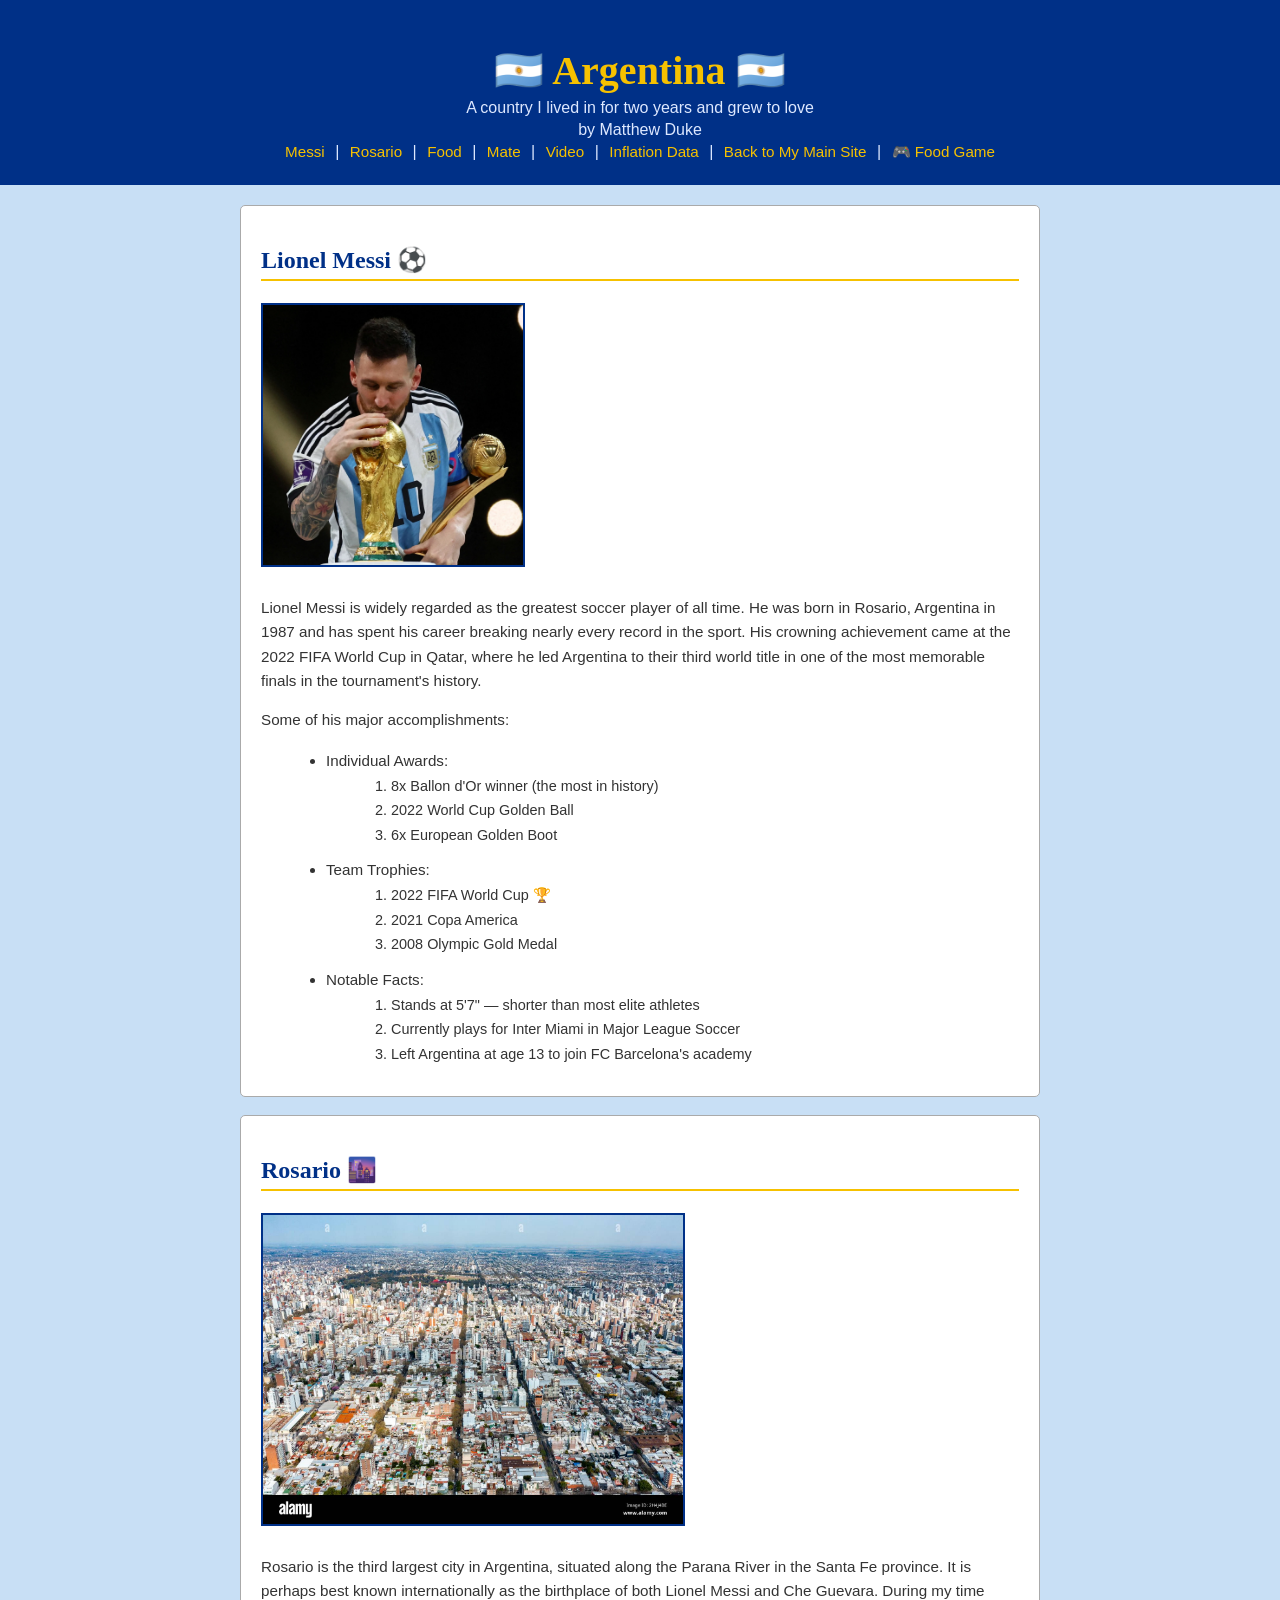
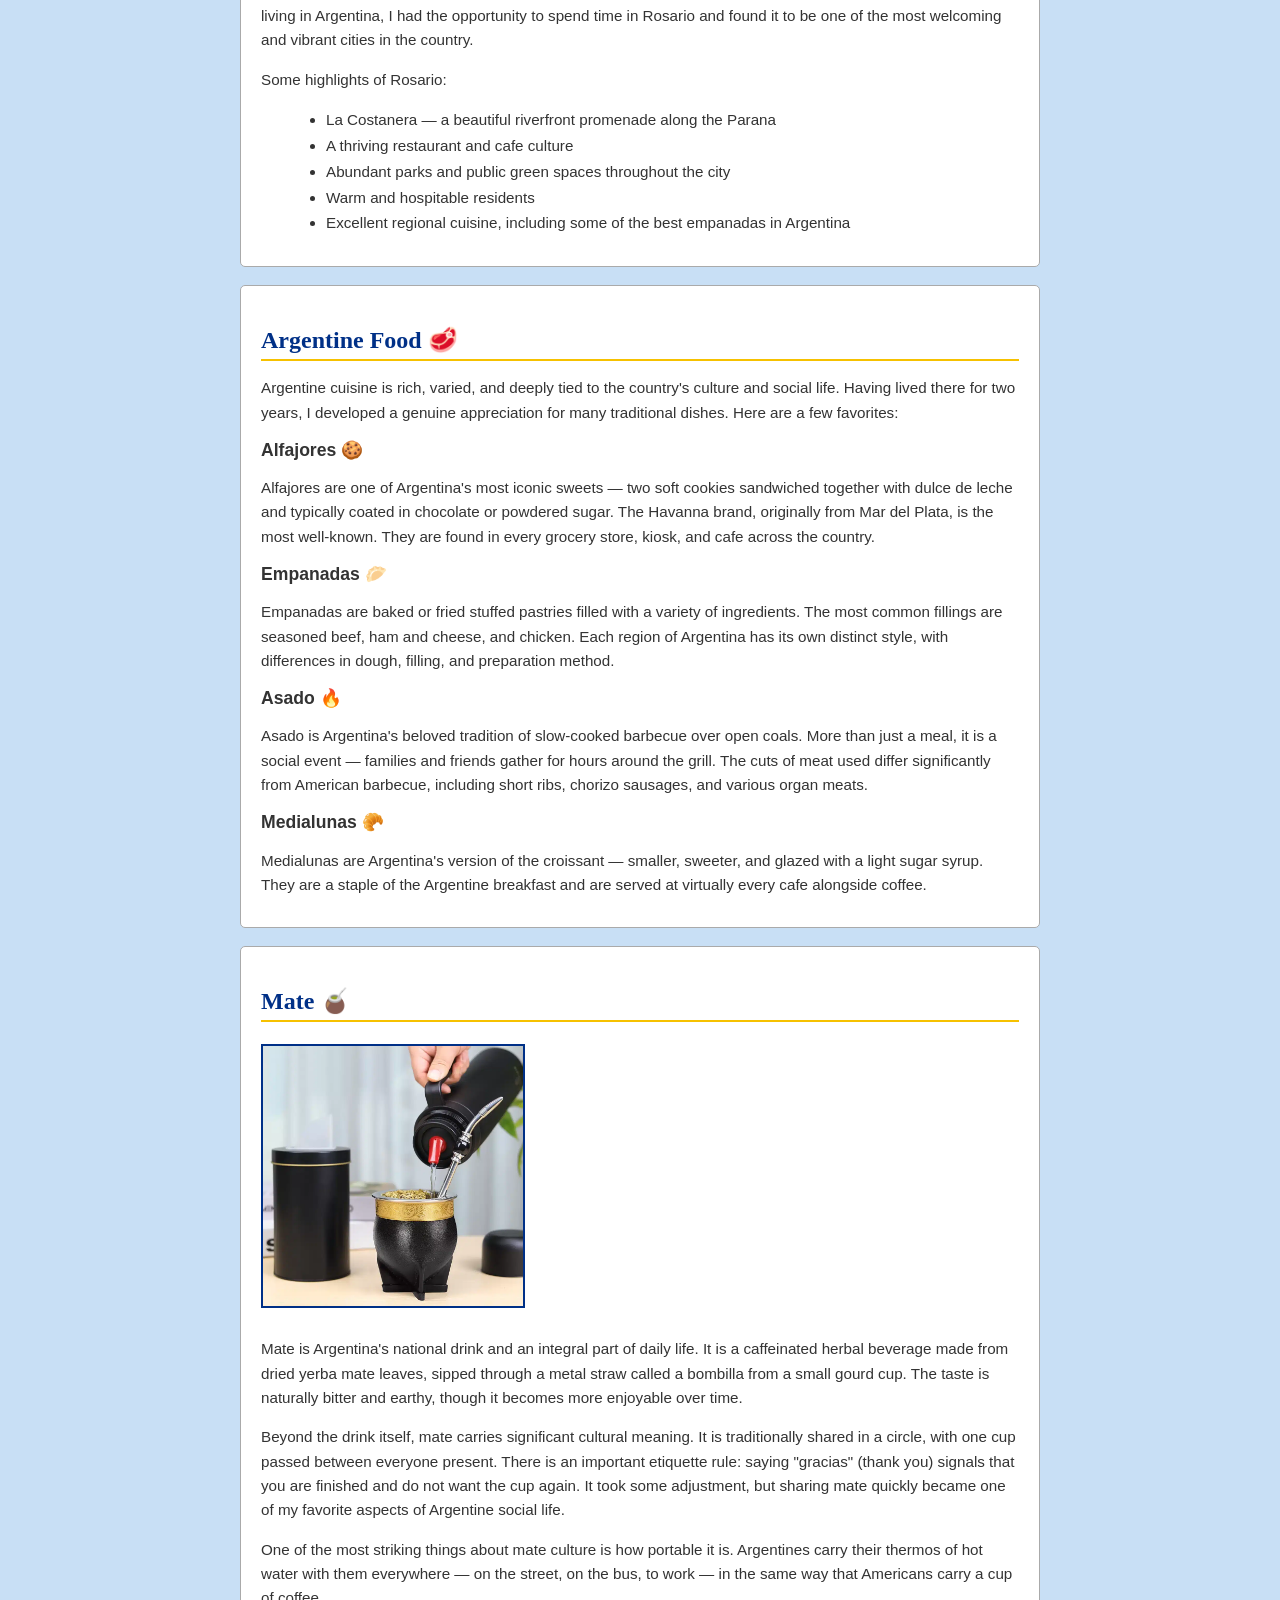
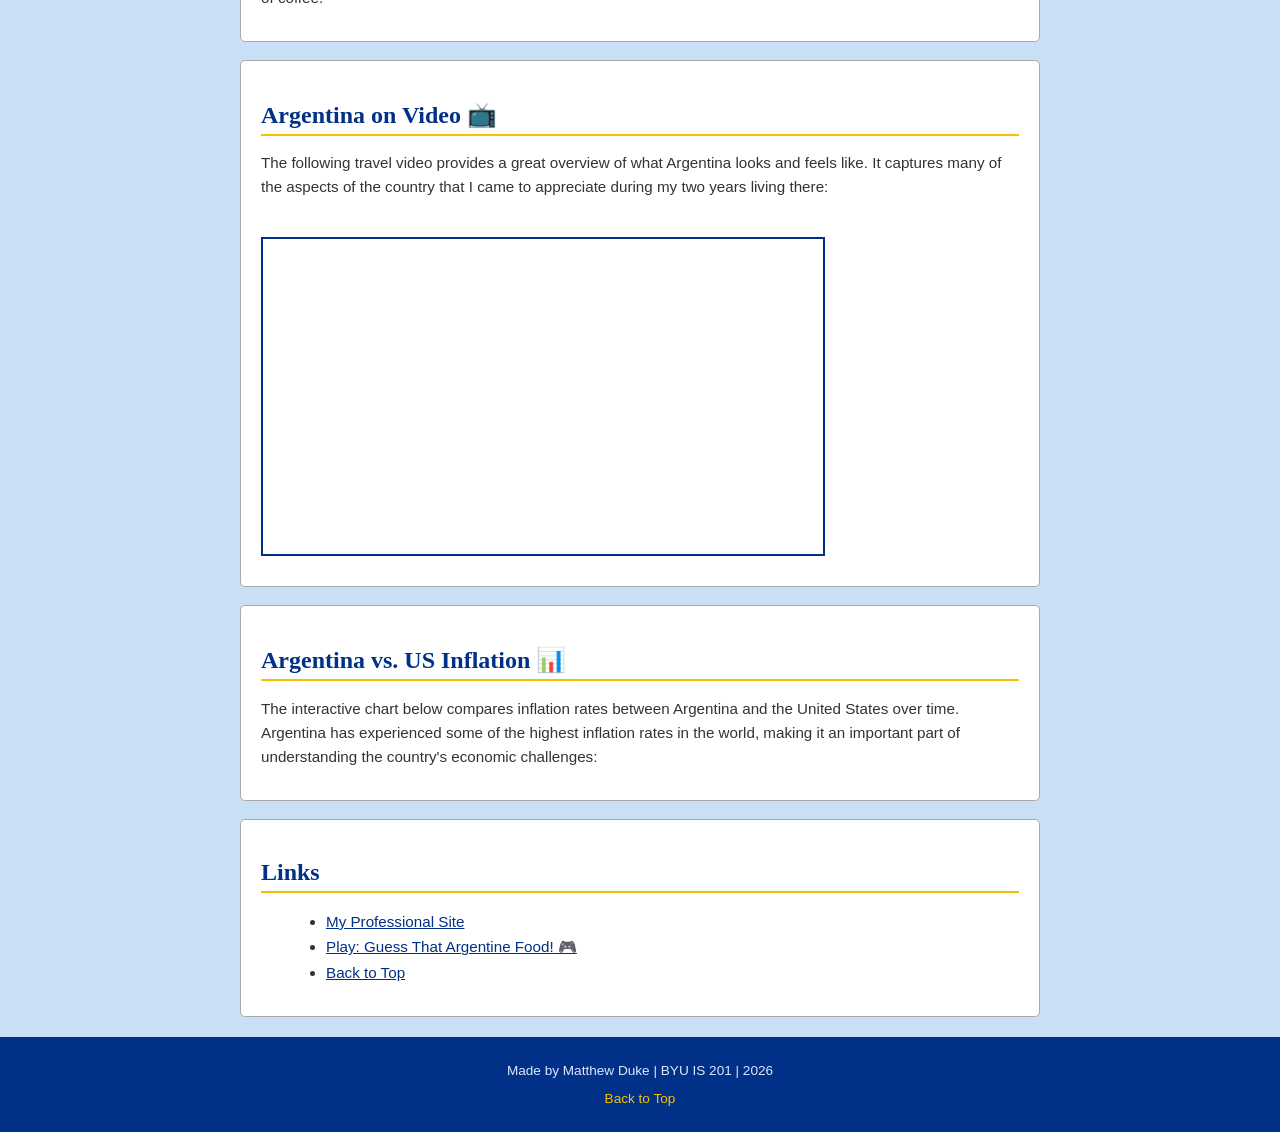
<file: pages/argentina.html>
<!DOCTYPE html>
<html lang="en">
<head>
  <meta charset="UTF-8">
  <title>Argentina - My Favorite Country</title>
  <link rel="stylesheet" href="../styles/argentina.css">
</head>
<body>

  <a name="top"></a>

  <div id="header-div">
    <h1>🇦🇷 Argentina 🇦🇷</h1>
    <p>A country I lived in for two years and grew to love</p>
    <p>by Matthew Duke</p>
    <p>
      <a href="#messi">Messi</a> |
      <a href="#rosario">Rosario</a> |
      <a href="#food">Food</a> |
      <a href="#mate">Mate</a> |
      <a href="#video">Video</a> |
      <a href="#tableau">Inflation Data</a> |
      <a href="resume.html">Back to My Main Site</a> |
      <a href="game.html">🎮 Food Game</a>
    </p>
  </div>

  <div id="main-div">

    <!-- MESSI SECTION -->
    <a name="messi"></a>
    <div class="section-div">
      <h2>Lionel Messi ⚽</h2>
      <img src="../images/messifinals.jpg"
           alt="Messi at the 2022 World Cup" width="260">
      <p>Lionel Messi is widely regarded as the greatest soccer player of all time. He was born in Rosario, Argentina in 1987 and has spent his career breaking nearly every record in the sport. His crowning achievement came at the 2022 FIFA World Cup in Qatar, where he led Argentina to their third world title in one of the most memorable finals in the tournament's history.</p>
      <p>Some of his major accomplishments:</p>

      <!-- nested list: ordered inside unordered -->
      <ul>
        <li>Individual Awards:
          <ol>
            <li>8x Ballon d'Or winner (the most in history)</li>
            <li>2022 World Cup Golden Ball</li>
            <li>6x European Golden Boot</li>
          </ol>
        </li>
        <li>Team Trophies:
          <ol>
            <li>2022 FIFA World Cup 🏆</li>
            <li>2021 Copa America</li>
            <li>2008 Olympic Gold Medal</li>
          </ol>
        </li>
        <li>Notable Facts:
          <ol>
            <li>Stands at 5'7" — shorter than most elite athletes</li>
            <li>Currently plays for Inter Miami in Major League Soccer</li>
            <li>Left Argentina at age 13 to join FC Barcelona's academy</li>
          </ol>
        </li>
      </ul>
    </div>

    <!-- ROSARIO SECTION -->
    <a name="rosario"></a>
    <div class="section-div">
      <h2>Rosario 🌆</h2>
      <img src="../images/rosarioskyline.jpg"
           alt="Rosario skyline from the Parana River" width="420">
      <p>Rosario is the third largest city in Argentina, situated along the Parana River in the Santa Fe province. It is perhaps best known internationally as the birthplace of both Lionel Messi and Che Guevara. During my time living in Argentina, I had the opportunity to spend time in Rosario and found it to be one of the most welcoming and vibrant cities in the country.</p>
      <p>Some highlights of Rosario:</p>
      <ul>
        <li>La Costanera — a beautiful riverfront promenade along the Parana</li>
        <li>A thriving restaurant and cafe culture</li>
        <li>Abundant parks and public green spaces throughout the city</li>
        <li>Warm and hospitable residents</li>
        <li>Excellent regional cuisine, including some of the best empanadas in Argentina</li>
      </ul>
    </div>

    <!-- FOOD SECTION -->
    <a name="food"></a>
    <div class="section-div">
      <h2>Argentine Food 🥩</h2>
      <p>Argentine cuisine is rich, varied, and deeply tied to the country's culture and social life. Having lived there for two years, I developed a genuine appreciation for many traditional dishes. Here are a few favorites:</p>

      <h3>Alfajores 🍪</h3>
      <p>Alfajores are one of Argentina's most iconic sweets — two soft cookies sandwiched together with dulce de leche and typically coated in chocolate or powdered sugar. The Havanna brand, originally from Mar del Plata, is the most well-known. They are found in every grocery store, kiosk, and cafe across the country.</p>

      <h3>Empanadas 🥟</h3>
      <p>Empanadas are baked or fried stuffed pastries filled with a variety of ingredients. The most common fillings are seasoned beef, ham and cheese, and chicken. Each region of Argentina has its own distinct style, with differences in dough, filling, and preparation method.</p>

      <h3>Asado 🔥</h3>
      <p>Asado is Argentina's beloved tradition of slow-cooked barbecue over open coals. More than just a meal, it is a social event — families and friends gather for hours around the grill. The cuts of meat used differ significantly from American barbecue, including short ribs, chorizo sausages, and various organ meats.</p>

      <h3>Medialunas 🥐</h3>
      <p>Medialunas are Argentina's version of the croissant — smaller, sweeter, and glazed with a light sugar syrup. They are a staple of the Argentine breakfast and are served at virtually every cafe alongside coffee.</p>
    </div>

    <!-- MATE SECTION -->
    <a name="mate"></a>
    <div class="section-div">
      <h2>Mate 🧉</h2>
      <img src="../images/mategourd.jpg"
           alt="A traditional mate gourd and thermos" width="260">
      <p>Mate is Argentina's national drink and an integral part of daily life. It is a caffeinated herbal beverage made from dried yerba mate leaves, sipped through a metal straw called a bombilla from a small gourd cup. The taste is naturally bitter and earthy, though it becomes more enjoyable over time.</p>
      <p>Beyond the drink itself, mate carries significant cultural meaning. It is traditionally shared in a circle, with one cup passed between everyone present. There is an important etiquette rule: saying "gracias" (thank you) signals that you are finished and do not want the cup again. It took some adjustment, but sharing mate quickly became one of my favorite aspects of Argentine social life.</p>
      <p>One of the most striking things about mate culture is how portable it is. Argentines carry their thermos of hot water with them everywhere — on the street, on the bus, to work — in the same way that Americans carry a cup of coffee.</p>
    </div>

    <!-- VIDEO SECTION -->
    <a name="video"></a>
    <div class="section-div">
      <h2>Argentina on Video 📺</h2>
      <p>The following travel video provides a great overview of what Argentina looks and feels like. It captures many of the aspects of the country that I came to appreciate during my two years living there:</p>
      <br>
      <iframe width="560" height="315"
        src="https://www.youtube.com/embed/lQvCM3e1Z5o"
        title="Argentina Travel Video"
        frameborder="0"
        allowfullscreen>
      </iframe>
    </div>

    <!-- TABLEAU SECTION -->
    <a name="tableau"></a>
    <div class="section-div">
      <h2>Argentina vs. US Inflation 📊</h2>
      <p>The interactive chart below compares inflation rates between Argentina and the United States over time. Argentina has experienced some of the highest inflation rates in the world, making it an important part of understanding the country's economic challenges:</p>
      <div class='tableauPlaceholder' id='viz1781572746688' style='position: relative'><noscript><a href='#'><img alt='Argentina vs US Inflation ' src='https://public.tableau.com/static/images/62/62DQRSRN3/1_rss.png' style='border: none' /></a></noscript><object class='tableauViz'  style='display:none;'><param name='host_url' value='https%3A%2F%2Fpublic.tableau.com%2F' /> <param name='embed_code_version' value='3' /> <param name='path' value='shared/62DQRSRN3' /> <param name='toolbar' value='yes' /><param name='static_image' value='https://public.tableau.com/static/images/62/62DQRSRN3/1.png' /> <param name='animate_transition' value='yes' /><param name='display_static_image' value='yes' /><param name='display_spinner' value='yes' /><param name='display_overlay' value='yes' /><param name='display_count' value='yes' /><param name='language' value='en-US' /></object></div>
      <script type='text/javascript'>
        var divElement = document.getElementById('viz1781572746688');
        var vizElement = divElement.getElementsByTagName('object')[0];
        if ( divElement.offsetWidth > 800 ) { vizElement.style.width='800px';vizElement.style.height='627px';} else if ( divElement.offsetWidth > 500 ) { vizElement.style.width='800px';vizElement.style.height='627px';} else { vizElement.style.width='100%';vizElement.style.height='727px';}
        var scriptElement = document.createElement('script');
        scriptElement.src = 'https://public.tableau.com/javascripts/api/viz_v1.js';
        vizElement.parentNode.insertBefore(scriptElement, vizElement);
      </script>
    </div>

    <!-- LINKS SECTION -->
    <div class="section-div">
      <h2>Links</h2>
      <ul>
        <li><a href="resume.html">My Professional Site</a></li>
        <li><a href="game.html">Play: Guess That Argentine Food! 🎮</a></li>
        <li><a href="#top">Back to Top</a></li>
      </ul>
    </div>

  </div>

  <div id="footer-div">
    <p>Made by Matthew Duke | BYU IS 201 | 2026</p>
    <p><a href="#top">Back to Top</a></p>
  </div>

</body>
</html>
</file>
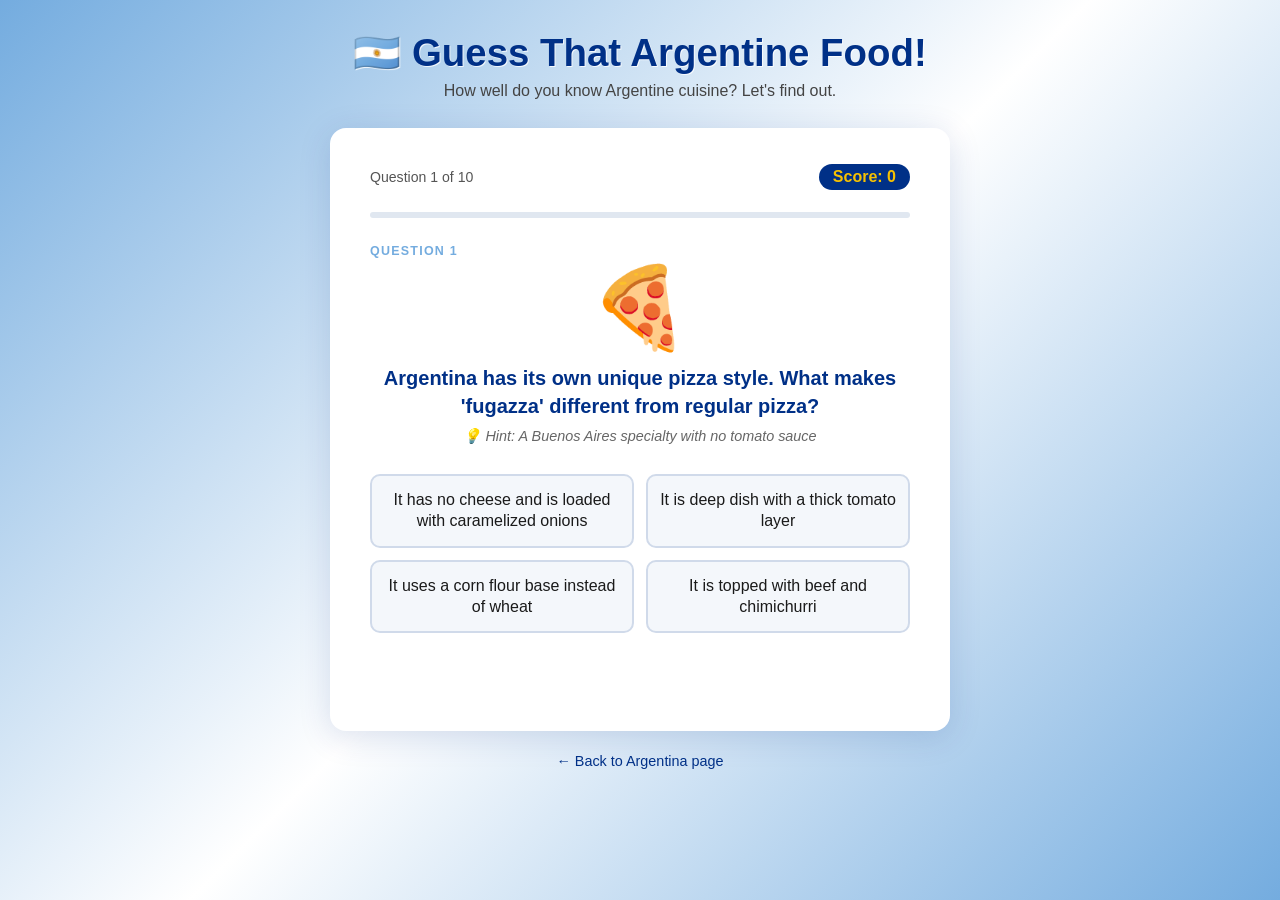
<file: pages/game.html>
<!DOCTYPE html>
<html lang="en">
<head>
  <meta charset="UTF-8">
  <meta name="viewport" content="width=device-width, initial-scale=1.0">
  <title>Guess That Argentine Food! 🇦🇷</title>
  <style>
    * { box-sizing: border-box; margin: 0; padding: 0; }

    body {
      font-family: 'Segoe UI', Arial, sans-serif;
      background: linear-gradient(135deg, #74ACDF 0%, #FFFFFF 50%, #74ACDF 100%);
      min-height: 100vh;
      display: flex;
      flex-direction: column;
      align-items: center;
      padding: 30px 15px;
      color: #1a1a1a;
    }

    h1 {
      font-size: 2.4rem;
      color: #003087;
      text-align: center;
      margin-bottom: 6px;
      text-shadow: 1px 1px 0 rgba(255,255,255,0.8);
    }

    .subtitle {
      color: #444;
      text-align: center;
      margin-bottom: 28px;
      font-size: 1rem;
    }

    #game-card {
      background: #fff;
      border-radius: 16px;
      box-shadow: 0 6px 32px rgba(0,48,135,0.15);
      padding: 36px 40px;
      max-width: 620px;
      width: 100%;
    }

    #score-bar {
      display: flex;
      justify-content: space-between;
      align-items: center;
      margin-bottom: 22px;
      font-size: 0.88rem;
      color: #555;
      font-weight: 500;
    }

    #score-display {
      background: #003087;
      color: #F6C100;
      font-weight: 700;
      font-size: 1rem;
      padding: 4px 14px;
      border-radius: 20px;
    }

    #progress-bar-bg {
      width: 100%;
      height: 6px;
      background: #e0e7f0;
      border-radius: 4px;
      margin-bottom: 26px;
    }

    #progress-bar-fill {
      height: 100%;
      background: linear-gradient(to right, #003087, #74ACDF);
      border-radius: 4px;
      transition: width 0.4s ease;
      width: 0%;
    }

    #question-num {
      font-size: 0.78rem;
      font-weight: 600;
      letter-spacing: 0.1em;
      text-transform: uppercase;
      color: #74ACDF;
      margin-bottom: 10px;
    }

    #food-emoji {
      font-size: 5rem;
      text-align: center;
      margin: 10px 0 16px;
      line-height: 1;
    }

    #question-text {
      font-size: 1.25rem;
      font-weight: 600;
      color: #003087;
      text-align: center;
      margin-bottom: 8px;
      line-height: 1.4;
    }

    #hint-text {
      font-size: 0.9rem;
      color: #666;
      text-align: center;
      font-style: italic;
      margin-bottom: 26px;
      min-height: 1.4em;
    }

    #choices {
      display: grid;
      grid-template-columns: 1fr 1fr;
      gap: 12px;
      margin-bottom: 20px;
    }

    .choice-btn {
      background: #f4f7fb;
      border: 2px solid #d0daea;
      border-radius: 10px;
      padding: 14px 10px;
      font-size: 1rem;
      font-weight: 500;
      color: #1a1a1a;
      cursor: pointer;
      transition: background 0.15s, border-color 0.15s, transform 0.1s;
      text-align: center;
      line-height: 1.3;
    }

    .choice-btn:hover:not(:disabled) {
      background: #e8eef8;
      border-color: #74ACDF;
      transform: translateY(-2px);
    }

    .choice-btn:disabled { cursor: default; }

    .choice-btn.correct {
      background: #d4f5df;
      border-color: #2d8a4e;
      color: #1a5c2e;
    }

    .choice-btn.wrong {
      background: #fde8e8;
      border-color: #c0392b;
      color: #7b1f1f;
    }

    #feedback {
      text-align: center;
      font-size: 1rem;
      font-weight: 600;
      min-height: 1.5em;
      margin-bottom: 18px;
      color: #003087;
    }

    #feedback.correct-msg { color: #2d8a4e; }
    #feedback.wrong-msg { color: #c0392b; }

    #fact-box {
      background: #f0f5ff;
      border-left: 4px solid #74ACDF;
      padding: 12px 16px;
      border-radius: 0 8px 8px 0;
      font-size: 0.9rem;
      color: #333;
      margin-bottom: 20px;
      display: none;
      line-height: 1.6;
    }

    #next-btn {
      display: block;
      width: 100%;
      background: #003087;
      color: #F6C100;
      font-size: 1.1rem;
      font-weight: 700;
      padding: 14px;
      border: none;
      border-radius: 10px;
      cursor: pointer;
      transition: background 0.2s, transform 0.1s;
      display: none;
    }

    #next-btn:hover {
      background: #00204d;
      transform: translateY(-1px);
    }

    /* RESULTS SCREEN */
    #results-screen {
      display: none;
      text-align: center;
    }

    #results-screen h2 {
      font-size: 2rem;
      color: #003087;
      margin-bottom: 10px;
    }

    #result-emoji {
      font-size: 4rem;
      margin: 14px 0;
    }

    #result-score {
      font-size: 3.5rem;
      font-weight: 700;
      color: #003087;
      margin-bottom: 6px;
    }

    #result-message {
      font-size: 1.1rem;
      color: #444;
      margin-bottom: 28px;
      line-height: 1.6;
    }

    #play-again-btn {
      background: #003087;
      color: #F6C100;
      font-size: 1.1rem;
      font-weight: 700;
      padding: 14px 36px;
      border: none;
      border-radius: 10px;
      cursor: pointer;
      margin-bottom: 14px;
      transition: background 0.2s;
      display: block;
      width: 100%;
    }

    #play-again-btn:hover { background: #00204d; }

    .back-link {
      display: block;
      text-align: center;
      margin-top: 22px;
      color: #003087;
      font-size: 0.9rem;
      text-decoration: none;
    }
    .back-link:hover { text-decoration: underline; }

    #question-screen { display: block; }
  </style>
</head>
<body>

  <h1>🇦🇷 Guess That Argentine Food!</h1>
  <p class="subtitle">How well do you know Argentine cuisine? Let's find out.</p>

  <div id="game-card">

    <!-- QUESTION SCREEN -->
    <div id="question-screen">
      <div id="score-bar">
        <span id="q-counter">Question 1 of 10</span>
        <span id="score-display">Score: 0</span>
      </div>
      <div id="progress-bar-bg">
        <div id="progress-bar-fill"></div>
      </div>
      <div id="question-num">Question 1</div>
      <div id="food-emoji">🍽️</div>
      <div id="question-text">Loading...</div>
      <div id="hint-text"></div>
      <div id="choices"></div>
      <div id="feedback"></div>
      <div id="fact-box"></div>
      <button id="next-btn" onclick="nextQuestion()">Next Question →</button>
    </div>

    <!-- RESULTS SCREEN -->
    <div id="results-screen">
      <h2>Game Over!</h2>
      <div id="result-emoji"></div>
      <div id="result-score"></div>
      <div id="result-message"></div>
      <button id="play-again-btn" onclick="restartGame()">🔄 Play Again</button>
    </div>

  </div>

  <a href="argentina.html" class="back-link">← Back to Argentina page</a>

  <script>
    const allQuestions = [
      {
        emoji: "🍪",
        question: "Two soft cookies sandwiched with dulce de leche and dipped in chocolate — what are these called?",
        hint: "A very popular snack found in every kiosk in Argentina",
        choices: ["Facturas", "Alfajores", "Medialunas", "Churros"],
        answer: "Alfajores",
        fact: "Alfajores are arguably Argentina's most iconic sweet. The Havanna brand from Mar del Plata is the most famous. Argentines eat millions of them every year!"
      },
      {
        emoji: "🔥",
        question: "What is the name of Argentina's famous BBQ tradition, involving slow-cooked meat over open coals?",
        hint: "It's more of a social event than just a meal",
        choices: ["Parrillada", "Asado", "Locro", "Choripán"],
        answer: "Asado",
        fact: "Asado is considered the national dish of Argentina. The 'asador' (grill master) is a position of great respect. It can last for hours with family and friends."
      },
      {
        emoji: "🥟",
        question: "These stuffed pastries can be baked or fried and are filled with beef, chicken, or ham and cheese. What are they?",
        hint: "Every region in Argentina makes them slightly differently",
        choices: ["Empanadas", "Tamales", "Pierogi", "Pastelillos"],
        answer: "Empanadas",
        fact: "Argentine empanadas vary a lot by region. Salta-style are usually fried and spicy, while Buenos Aires ones are baked. The crimping pattern on the edge tells you what filling is inside!"
      },
      {
        emoji: "🧉",
        question: "What is the name of Argentina's national caffeinated herbal drink, sipped through a metal straw from a gourd?",
        hint: "Argentines carry a thermos of this literally everywhere",
        choices: ["Yerba", "Tereré", "Mate", "Fernet"],
        answer: "Mate",
        fact: "Mate is so central to Argentine culture that it's considered rude to not share your mate in a social setting. Saying 'gracias' (thank you) when receiving it means you don't want any more!"
      },
      {
        emoji: "🥐",
        question: "What are Argentina's small, sweet, buttery croissants called — served at every café with coffee?",
        hint: "Similar to a French croissant but sweeter and smaller",
        choices: ["Churros", "Medialunas", "Facturas", "Bizcochitos"],
        answer: "Medialunas",
        fact: "Medialuna literally means 'half moon' in Spanish, which describes their crescent shape. They're coated in a sweet glaze and are best eaten fresh from the bakery in the morning."
      },
      {
        emoji: "🌭",
        question: "What is a 'choripán' in Argentina?",
        hint: "You'll find this at football games and street markets",
        choices: [
          "A chorizo sausage sandwich on crusty bread",
          "A fried dough with cheese filling",
          "A sweet pork tamale",
          "A grilled chicken wrap"
        ],
        answer: "A chorizo sausage sandwich on crusty bread",
        fact: "Choripán is Argentina's beloved street food. 'Chori' = chorizo, 'pan' = bread. It's topped with chimichurri sauce and is a staple at football matches and asados."
      },
      {
        emoji: "🍮",
        question: "What is 'dulce de leche' — the ingredient that appears in almost every Argentine dessert?",
        hint: "Made by slowly heating sweetened milk",
        choices: [
          "A type of chocolate ganache",
          "A sweet caramel-like spread made from milk and sugar",
          "A vanilla custard cream",
          "A coconut and condensed milk jam"
        ],
        answer: "A sweet caramel-like spread made from milk and sugar",
        fact: "Dulce de leche is to Argentina what peanut butter is to the USA. It's spread on toast, used in alfajores, swirled into ice cream, and eaten directly off the spoon."
      },
      {
        emoji: "🍕",
        question: "Argentina has its own unique pizza style. What makes 'fugazza' different from regular pizza?",
        hint: "A Buenos Aires specialty with no tomato sauce",
        choices: [
          "It has no cheese and is loaded with caramelized onions",
          "It uses a corn flour base instead of wheat",
          "It is deep dish with a thick tomato layer",
          "It is topped with beef and chimichurri"
        ],
        answer: "It has no cheese and is loaded with caramelized onions",
        fact: "Buenos Aires has a massive Italian immigrant influence, which is why pizza is huge there. Fugazza is a classic — just dough, olive oil, and sweet onions. Fugazzeta adds a thick layer of mozzarella on top."
      },
      {
        emoji: "🍦",
        question: "Argentina is famous for what style of ice cream, known for dense, creamy texture and unique flavors?",
        hint: "Influenced by Italian immigrants — the word starts with 'H'",
        choices: ["Nieve", "Helado artesanal", "Sorbete", "Gelati"],
        answer: "Helado artesanal",
        fact: "Argentine ice cream (helado) is heavily influenced by Italian gelato traditions. Dulce de leche is the #1 flavor. Cities like Buenos Aires have incredible heladería shops on every block."
      },
      {
        emoji: "🫙",
        question: "What is 'chimichurri'?",
        hint: "The green sauce served with almost all grilled meats",
        choices: [
          "A spicy red pepper and tomato salsa",
          "A creamy avocado and lime dip",
          "A herb sauce made with parsley, garlic, olive oil and vinegar",
          "A fermented soybean and chili condiment"
        ],
        answer: "A herb sauce made with parsley, garlic, olive oil and vinegar",
        fact: "Chimichurri is Argentina's most famous condiment. There are two versions: 'chimichurri verde' (green) and 'chimichurri rojo' (red, with added peppers). It's drizzled over asado and choripán."
      }
    ];

    let questions = [];
    let currentIndex = 0;
    let score = 0;
    let answered = false;

    function shuffle(arr) {
      return [...arr].sort(() => Math.random() - 0.5);
    }

    function startGame() {
      questions = shuffle(allQuestions).slice(0, 10);
      currentIndex = 0;
      score = 0;
      answered = false;
      document.getElementById('question-screen').style.display = 'block';
      document.getElementById('results-screen').style.display = 'none';
      loadQuestion();
    }

    function loadQuestion() {
      const q = questions[currentIndex];
      answered = false;

      document.getElementById('question-num').textContent = `Question ${currentIndex + 1}`;
      document.getElementById('q-counter').textContent = `Question ${currentIndex + 1} of ${questions.length}`;
      document.getElementById('score-display').textContent = `Score: ${score}`;
      document.getElementById('food-emoji').textContent = q.emoji;
      document.getElementById('question-text').textContent = q.question;
      document.getElementById('hint-text').textContent = `💡 Hint: ${q.hint}`;
      document.getElementById('feedback').textContent = '';
      document.getElementById('feedback').className = '';
      document.getElementById('fact-box').style.display = 'none';
      document.getElementById('next-btn').style.display = 'none';

      const pct = (currentIndex / questions.length) * 100;
      document.getElementById('progress-bar-fill').style.width = pct + '%';

      const choicesDiv = document.getElementById('choices');
      choicesDiv.innerHTML = '';
      const shuffledChoices = shuffle(q.choices);

      shuffledChoices.forEach(choice => {
        const btn = document.createElement('button');
        btn.className = 'choice-btn';
        btn.textContent = choice;
        btn.onclick = () => selectAnswer(choice, q.answer, q.fact);
        choicesDiv.appendChild(btn);
      });
    }

    function selectAnswer(selected, correct, fact) {
      if (answered) return;
      answered = true;

      const buttons = document.querySelectorAll('.choice-btn');
      const feedback = document.getElementById('feedback');
      const factBox = document.getElementById('fact-box');

      buttons.forEach(btn => {
        btn.disabled = true;
        if (btn.textContent === correct) btn.classList.add('correct');
        else if (btn.textContent === selected && selected !== correct) btn.classList.add('wrong');
      });

      if (selected === correct) {
        score++;
        feedback.textContent = '✅ Correct! Nice work!';
        feedback.className = 'correct-msg';
        document.getElementById('score-display').textContent = `Score: ${score}`;
      } else {
        feedback.textContent = `❌ Not quite! The answer was: ${correct}`;
        feedback.className = 'wrong-msg';
      }

      factBox.textContent = `🇦🇷 Fun fact: ${fact}`;
      factBox.style.display = 'block';

      const nextBtn = document.getElementById('next-btn');
      nextBtn.style.display = 'block';
      if (currentIndex === questions.length - 1) {
        nextBtn.textContent = 'See Results →';
      } else {
        nextBtn.textContent = 'Next Question →';
      }
    }

    function nextQuestion() {
      currentIndex++;
      if (currentIndex >= questions.length) {
        showResults();
      } else {
        loadQuestion();
      }
    }

    function showResults() {
      document.getElementById('question-screen').style.display = 'none';
      document.getElementById('results-screen').style.display = 'block';

      const pct = score / questions.length;
      let emoji, message;

      if (pct === 1) {
        emoji = '🏆🇦🇷';
        message = 'Perfect score! You clearly love Argentina as much as I do. Messi would be proud.';
      } else if (pct >= 0.8) {
        emoji = '⭐🧉';
        message = 'Really impressive! You know your Argentine food. Have you been to Argentina?';
      } else if (pct >= 0.6) {
        emoji = '🥩👍';
        message = 'Not bad! You know some of the basics. Maybe try some alfajores and study up!';
      } else if (pct >= 0.4) {
        emoji = '🥐😅';
        message = 'Could be better! Argentina has amazing food culture — time to do some research (and eating).';
      } else {
        emoji = '😬🍽️';
        message = 'Looks like you need a trip to Argentina! Don\'t worry, I didn\'t know any of this before I went either.';
      }

      document.getElementById('result-emoji').textContent = emoji;
      document.getElementById('result-score').textContent = `${score} / ${questions.length}`;
      document.getElementById('result-message').textContent = message;

      document.getElementById('progress-bar-fill').style.width = '100%';
    }

    function restartGame() {
      startGame();
    }

    // kick it off
    startGame();
  </script>

</body>
</html>
</file>
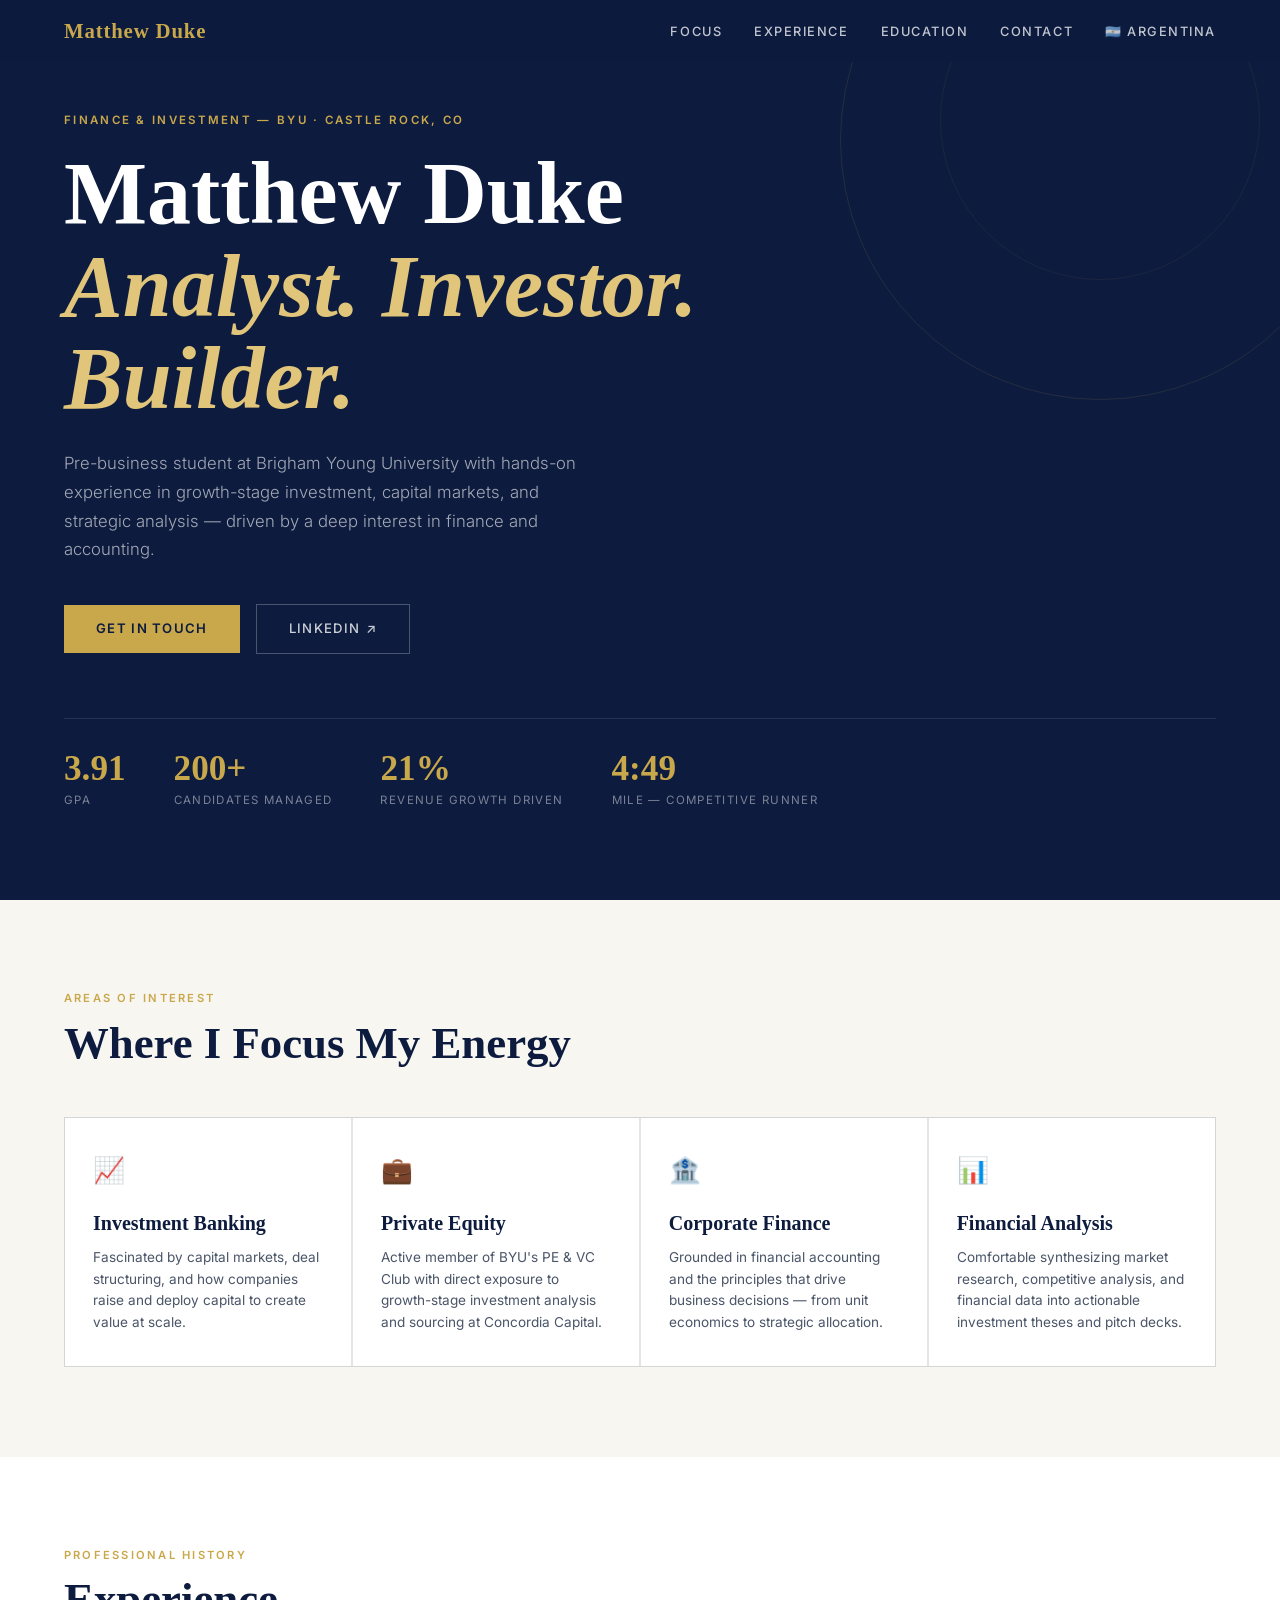
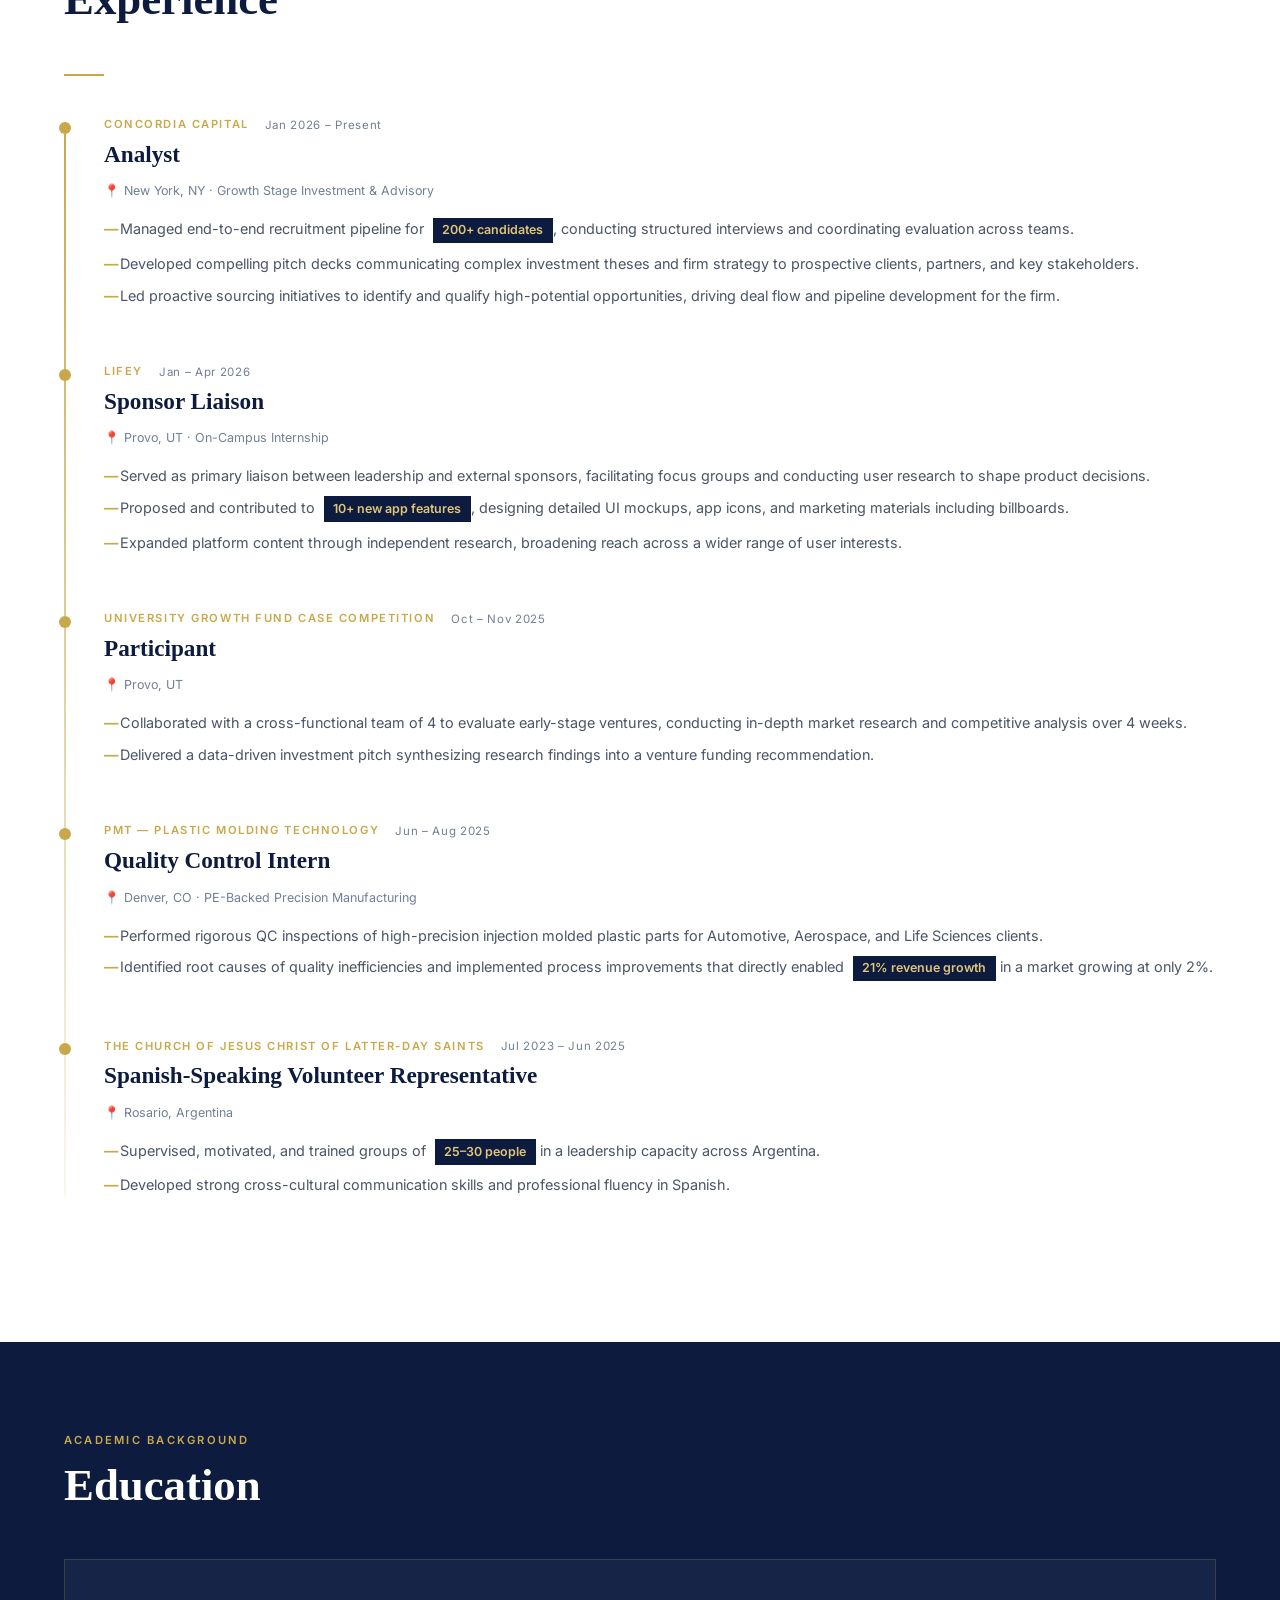
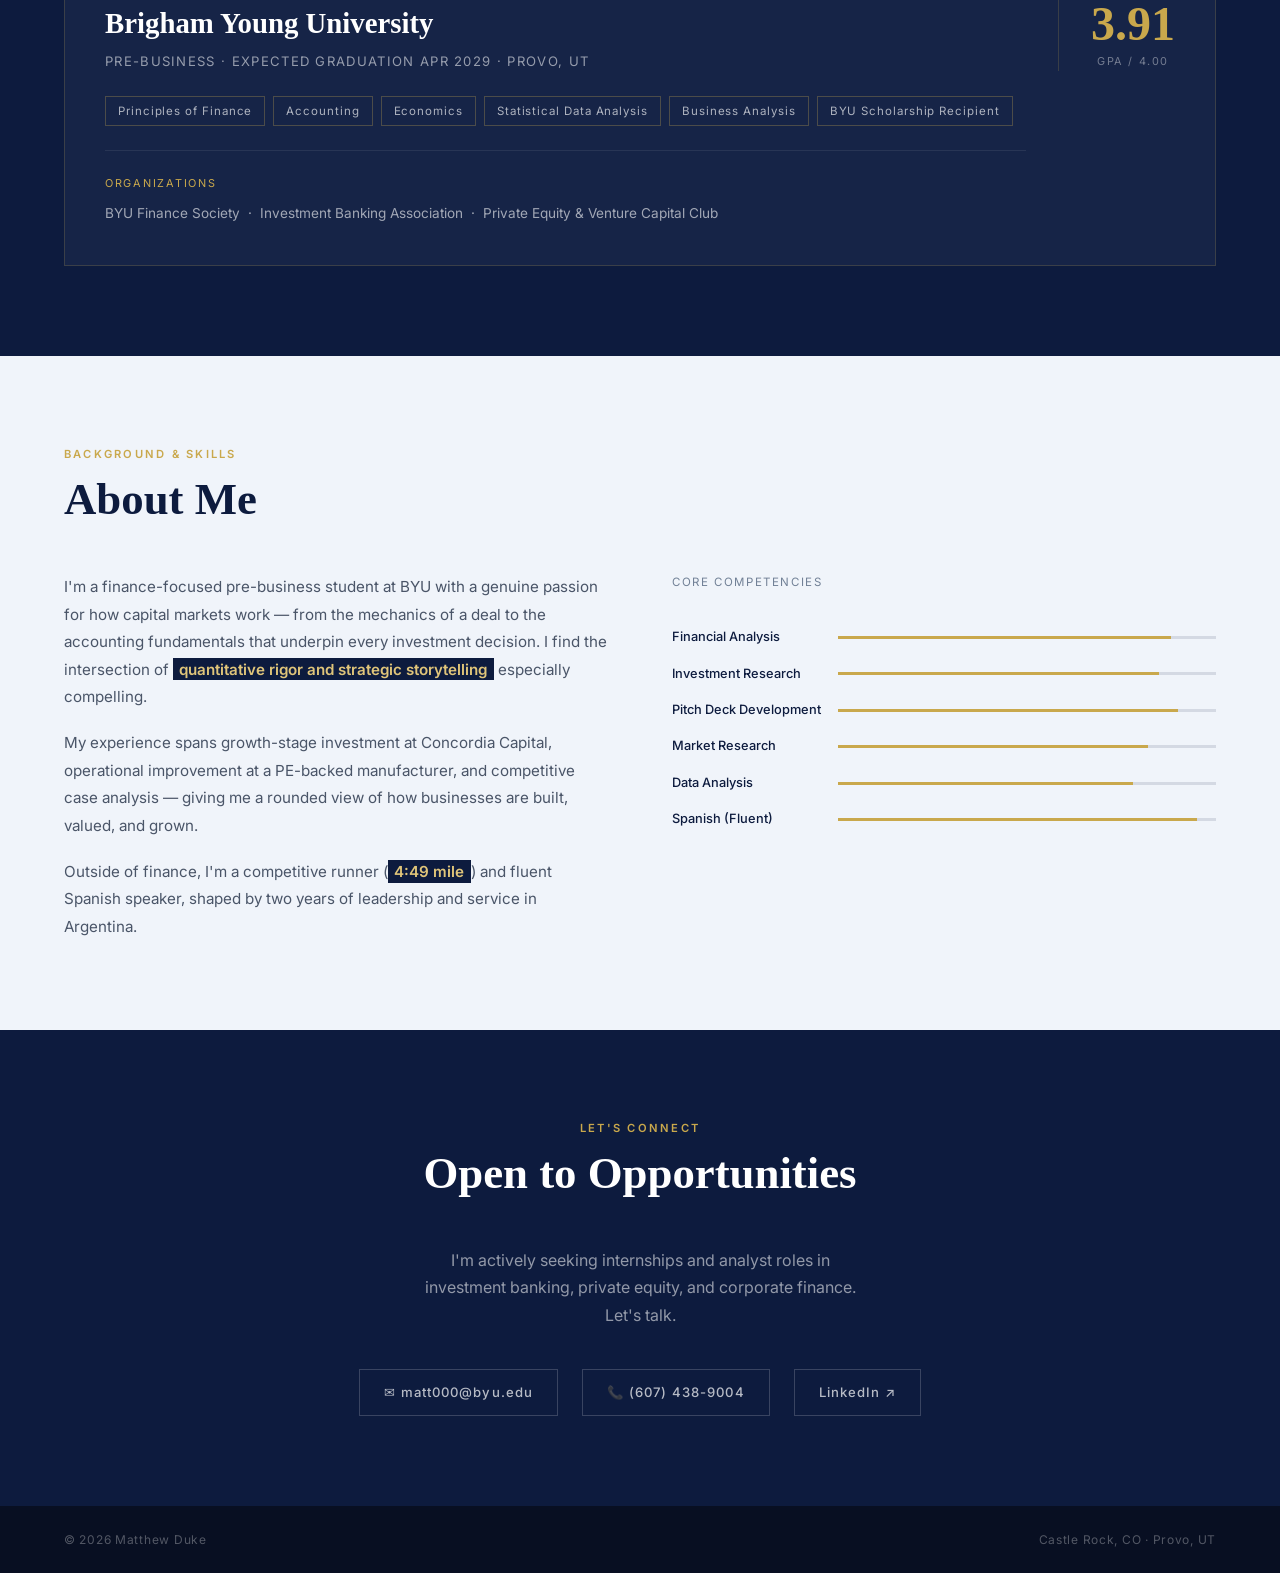
<file: pages/resume.html>
<!DOCTYPE html>
<html lang="en">
<head>
<meta charset="UTF-8">
<meta name="viewport" content="width=device-width, initial-scale=1.0">
<title>Matthew Duke — Finance & Investment</title>
<link href="https://fonts.googleapis.com/css2?family=Cormorant+Garant:ital,wght@0,400;0,600;0,700;1,400&family=Inter:wght@300;400;500;600&display=swap" rel="stylesheet">
<style>
  *, *::before, *::after { box-sizing: border-box; margin: 0; padding: 0; }

  :root {
    --navy: #0D1B3E;
    --navy-mid: #162447;
    --navy-light: #1E3160;
    --gold: #C9A84C;
    --gold-light: #E0C57A;
    --cream: #F8F6F1;
    --slate: #F0F4FA;
    --text-dark: #0D1B3E;
    --text-mid: #4A5568;
    --text-light: #718096;
    --white: #FFFFFF;
  }

  html { scroll-behavior: smooth; }

  body {
    font-family: 'Inter', sans-serif;
    background: var(--white);
    color: var(--text-dark);
    line-height: 1.6;
    font-size: 16px;
  }

  nav {
    position: fixed;
    top: 0; left: 0; right: 0;
    z-index: 100;
    background: rgba(13, 27, 62, 0.97);
    backdrop-filter: blur(8px);
    display: flex;
    align-items: center;
    justify-content: space-between;
    padding: 0 5%;
    height: 62px;
  }
  .nav-logo {
    font-family: 'Cormorant Garant', serif;
    font-size: 1.3rem;
    font-weight: 600;
    color: var(--gold);
    letter-spacing: 0.04em;
    text-decoration: none;
  }
  .nav-links {
    display: flex;
    gap: 2rem;
    list-style: none;
  }
  .nav-links a {
    color: rgba(255,255,255,0.75);
    text-decoration: none;
    font-size: 0.8rem;
    font-weight: 500;
    letter-spacing: 0.12em;
    text-transform: uppercase;
    transition: color 0.2s;
  }
  .nav-links a:hover { color: var(--gold-light); }

  .hero {
    min-height: 100vh;
    background: var(--navy);
    display: flex;
    flex-direction: column;
    justify-content: center;
    padding: 100px 5% 80px;
    position: relative;
    overflow: hidden;
  }
  .hero::before {
    content: '';
    position: absolute;
    top: -120px; right: -80px;
    width: 520px; height: 520px;
    border: 1px solid rgba(201,168,76,0.12);
    border-radius: 50%;
  }
  .hero::after {
    content: '';
    position: absolute;
    top: -40px; right: 20px;
    width: 320px; height: 320px;
    border: 1px solid rgba(201,168,76,0.08);
    border-radius: 50%;
  }
  .hero-eyebrow {
    font-size: 0.72rem;
    font-weight: 600;
    letter-spacing: 0.2em;
    text-transform: uppercase;
    color: var(--gold);
    margin-bottom: 1.2rem;
  }
  .hero h1 {
    font-family: 'Cormorant Garant', serif;
    font-size: clamp(3rem, 7vw, 5.5rem);
    font-weight: 700;
    color: var(--white);
    line-height: 1.05;
    margin-bottom: 1.5rem;
    max-width: 760px;
  }
  .hero h1 em {
    font-style: italic;
    color: var(--gold-light);
  }
  .hero-sub {
    font-size: 1.05rem;
    color: rgba(255,255,255,0.62);
    max-width: 520px;
    line-height: 1.7;
    margin-bottom: 2.5rem;
    font-weight: 300;
  }
  .hero-ctas {
    display: flex;
    gap: 1rem;
    flex-wrap: wrap;
    align-items: center;
  }
  .btn-primary {
    background: var(--gold);
    color: var(--navy);
    font-family: 'Inter', sans-serif;
    font-size: 0.82rem;
    font-weight: 600;
    letter-spacing: 0.1em;
    text-transform: uppercase;
    padding: 0.85rem 2rem;
    border: none;
    cursor: pointer;
    text-decoration: none;
    transition: background 0.2s, transform 0.15s;
    display: inline-block;
  }
  .btn-primary:hover { background: var(--gold-light); transform: translateY(-1px); }
  .btn-outline {
    background: transparent;
    color: rgba(255,255,255,0.8);
    font-family: 'Inter', sans-serif;
    font-size: 0.82rem;
    font-weight: 500;
    letter-spacing: 0.1em;
    text-transform: uppercase;
    padding: 0.85rem 2rem;
    border: 1px solid rgba(255,255,255,0.25);
    cursor: pointer;
    text-decoration: none;
    transition: border-color 0.2s, color 0.2s;
    display: inline-block;
  }
  .btn-outline:hover { border-color: var(--gold); color: var(--gold-light); }

  .hero-stats {
    display: flex;
    gap: 3rem;
    margin-top: 4rem;
    padding-top: 2rem;
    border-top: 1px solid rgba(255,255,255,0.1);
  }
  .stat-num {
    font-family: 'Cormorant Garant', serif;
    font-size: 2.2rem;
    font-weight: 700;
    color: var(--gold);
    line-height: 1;
    display: block;
  }
  .stat-label {
    font-size: 0.72rem;
    letter-spacing: 0.12em;
    text-transform: uppercase;
    color: rgba(255,255,255,0.45);
    margin-top: 0.3rem;
    display: block;
  }

  section { padding: 90px 5%; }
  .section-eyebrow {
    font-size: 0.7rem;
    font-weight: 600;
    letter-spacing: 0.2em;
    text-transform: uppercase;
    color: var(--gold);
    margin-bottom: 0.6rem;
  }
  .section-title {
    font-family: 'Cormorant Garant', serif;
    font-size: clamp(2rem, 4vw, 2.8rem);
    font-weight: 700;
    color: var(--navy);
    line-height: 1.15;
    margin-bottom: 3rem;
  }
  .divider {
    width: 40px;
    height: 2px;
    background: var(--gold);
    margin: 1rem 0 2.5rem;
  }

  .focus { background: var(--cream); }
  .focus-grid {
    display: grid;
    grid-template-columns: repeat(auto-fit, minmax(220px, 1fr));
    gap: 1.5px;
    background: rgba(13,27,62,0.08);
    border: 1.5px solid rgba(13,27,62,0.08);
  }
  .focus-card {
    background: var(--white);
    padding: 2rem 1.75rem;
    transition: background 0.2s;
  }
  .focus-card:hover { background: var(--navy); }
  .focus-card:hover .focus-icon { color: var(--gold); }
  .focus-card:hover .focus-name { color: var(--white); }
  .focus-card:hover .focus-desc { color: rgba(255,255,255,0.6); }
  .focus-icon {
    font-size: 1.6rem;
    color: var(--navy);
    margin-bottom: 1rem;
    display: block;
    transition: color 0.2s;
  }
  .focus-name {
    font-family: 'Cormorant Garant', serif;
    font-size: 1.25rem;
    font-weight: 700;
    color: var(--navy);
    margin-bottom: 0.5rem;
    transition: color 0.2s;
  }
  .focus-desc {
    font-size: 0.85rem;
    color: var(--text-mid);
    line-height: 1.6;
    transition: color 0.2s;
  }

  .experience { background: var(--white); }
  .timeline { position: relative; }
  .timeline::before {
    content: '';
    position: absolute;
    left: 0; top: 6px; bottom: 0;
    width: 2px;
    background: linear-gradient(to bottom, var(--gold), rgba(201,168,76,0.1));
  }
  .timeline-item {
    padding-left: 2.5rem;
    margin-bottom: 3.5rem;
    position: relative;
  }
  .timeline-item::before {
    content: '';
    position: absolute;
    left: -5px; top: 6px;
    width: 12px; height: 12px;
    background: var(--gold);
    border-radius: 50%;
  }
  .timeline-meta {
    display: flex;
    align-items: center;
    gap: 1rem;
    margin-bottom: 0.4rem;
    flex-wrap: wrap;
  }
  .timeline-company {
    font-size: 0.7rem;
    font-weight: 600;
    letter-spacing: 0.14em;
    text-transform: uppercase;
    color: var(--gold);
  }
  .timeline-period {
    font-size: 0.72rem;
    color: var(--text-light);
    letter-spacing: 0.06em;
  }
  .timeline-role {
    font-family: 'Cormorant Garant', serif;
    font-size: 1.45rem;
    font-weight: 700;
    color: var(--navy);
    margin-bottom: 0.8rem;
    line-height: 1.2;
  }
  .timeline-location {
    font-size: 0.78rem;
    color: var(--text-light);
    margin-bottom: 1rem;
    display: flex;
    align-items: center;
    gap: 0.3rem;
  }
  .timeline-bullets {
    list-style: none;
    display: flex;
    flex-direction: column;
    gap: 0.55rem;
  }
  .timeline-bullets li {
    font-size: 0.9rem;
    color: var(--text-mid);
    line-height: 1.6;
    padding-left: 1rem;
    position: relative;
  }
  .timeline-bullets li::before {
    content: '—';
    position: absolute;
    left: 0;
    color: var(--gold);
    font-weight: 700;
  }
  .highlight-stat {
    display: inline-block;
    background: var(--navy);
    color: var(--gold-light);
    font-size: 0.78rem;
    font-weight: 600;
    padding: 0.18rem 0.6rem;
    margin-left: 0.3rem;
  }

  .education { background: var(--navy); }
  .education .section-title { color: var(--white); }
  .edu-card {
    background: var(--navy-mid);
    border: 1px solid rgba(201,168,76,0.2);
    padding: 2.5rem;
    display: grid;
    grid-template-columns: 1fr auto;
    gap: 2rem;
    align-items: start;
  }
  .edu-school {
    font-family: 'Cormorant Garant', serif;
    font-size: 1.8rem;
    font-weight: 700;
    color: var(--white);
    margin-bottom: 0.3rem;
  }
  .edu-degree {
    font-size: 0.82rem;
    color: rgba(255,255,255,0.55);
    letter-spacing: 0.1em;
    text-transform: uppercase;
    margin-bottom: 1.5rem;
  }
  .edu-tags {
    display: flex;
    flex-wrap: wrap;
    gap: 0.5rem;
  }
  .tag {
    font-size: 0.72rem;
    letter-spacing: 0.08em;
    padding: 0.3rem 0.75rem;
    border: 1px solid rgba(201,168,76,0.3);
    color: rgba(255,255,255,0.65);
  }
  .edu-gpa-box {
    text-align: center;
    border-left: 1px solid rgba(201,168,76,0.2);
    padding-left: 2rem;
  }
  .edu-gpa-num {
    font-family: 'Cormorant Garant', serif;
    font-size: 3rem;
    font-weight: 700;
    color: var(--gold);
    line-height: 1;
    display: block;
  }
  .edu-gpa-label {
    font-size: 0.68rem;
    letter-spacing: 0.14em;
    text-transform: uppercase;
    color: rgba(255,255,255,0.4);
    margin-top: 0.3rem;
    display: block;
  }
  .edu-activities {
    margin-top: 1.5rem;
    padding-top: 1.5rem;
    border-top: 1px solid rgba(255,255,255,0.08);
  }
  .edu-activities-label {
    font-size: 0.68rem;
    letter-spacing: 0.16em;
    text-transform: uppercase;
    color: var(--gold);
    margin-bottom: 0.6rem;
  }
  .edu-activity-list {
    font-size: 0.85rem;
    color: rgba(255,255,255,0.6);
    line-height: 1.7;
  }

  .about { background: var(--slate); }
  .about-grid {
    display: grid;
    grid-template-columns: 1fr 1fr;
    gap: 4rem;
    align-items: start;
  }
  .skills-list {
    display: flex;
    flex-direction: column;
    gap: 1rem;
  }
  .skill-row {
    display: flex;
    align-items: center;
    gap: 1rem;
  }
  .skill-label {
    font-size: 0.8rem;
    font-weight: 500;
    color: var(--text-dark);
    width: 150px;
    flex-shrink: 0;
  }
  .skill-bar-bg {
    flex: 1;
    height: 3px;
    background: rgba(13,27,62,0.12);
  }
  .skill-bar-fill {
    height: 100%;
    background: var(--gold);
  }
  .about-text p {
    font-size: 0.95rem;
    color: var(--text-mid);
    line-height: 1.8;
    margin-bottom: 1.2rem;
  }
  .about-text p:last-child { margin-bottom: 0; }
  .about-highlight {
    background: var(--navy);
    color: var(--gold-light);
    font-weight: 600;
    padding: 0.1rem 0.4rem;
  }

  .contact {
    background: var(--navy);
    text-align: center;
  }
  .contact .section-title { color: var(--white); }
  .contact-sub {
    font-size: 1rem;
    color: rgba(255,255,255,0.55);
    max-width: 440px;
    margin: 0 auto 2.5rem;
    line-height: 1.7;
  }
  .contact-links {
    display: flex;
    justify-content: center;
    gap: 1.5rem;
    flex-wrap: wrap;
  }
  .contact-link {
    display: flex;
    align-items: center;
    gap: 0.5rem;
    font-size: 0.82rem;
    font-weight: 500;
    letter-spacing: 0.08em;
    color: rgba(255,255,255,0.7);
    text-decoration: none;
    border: 1px solid rgba(255,255,255,0.18);
    padding: 0.75rem 1.5rem;
    transition: border-color 0.2s, color 0.2s;
  }
  .contact-link:hover { border-color: var(--gold); color: var(--gold-light); }

  footer {
    background: #080f22;
    padding: 1.5rem 5%;
    display: flex;
    justify-content: space-between;
    align-items: center;
  }
  footer span {
    font-size: 0.75rem;
    color: rgba(255,255,255,0.3);
    letter-spacing: 0.06em;
  }

  @media (max-width: 700px) {
    .hero-stats { gap: 1.5rem; flex-wrap: wrap; }
    .about-grid { grid-template-columns: 1fr; gap: 2.5rem; }
    .edu-card { grid-template-columns: 1fr; }
    .edu-gpa-box { border-left: none; border-top: 1px solid rgba(201,168,76,0.2); padding-left: 0; padding-top: 1.5rem; }
    .nav-links { display: none; }
    footer { flex-direction: column; gap: 0.5rem; text-align: center; }
  }
</style>
</head>
<body>

<nav>
  <a href="#" class="nav-logo">Matthew Duke</a>
  <ul class="nav-links">
    <li><a href="#focus">Focus</a></li>
    <li><a href="#experience">Experience</a></li>
    <li><a href="#education">Education</a></li>
    <li><a href="#contact">Contact</a></li>
    <li><a href="argentina.html">🇦🇷 Argentina</a></li>
  </ul>
</nav>

<section class="hero" id="top">
  <p class="hero-eyebrow">Finance &amp; Investment — BYU · Castle Rock, CO</p>
  <h1>Matthew Duke<br><em>Analyst. Investor.<br>Builder.</em></h1>
  <p class="hero-sub">Pre-business student at Brigham Young University with hands-on experience in growth-stage investment, capital markets, and strategic analysis — driven by a deep interest in finance and accounting.</p>
  <div class="hero-ctas">
    <a href="#contact" class="btn-primary">Get in Touch</a>
    <a href="https://www.linkedin.com/in/matthew-duke-a009a3389/" target="_blank" class="btn-outline">LinkedIn ↗</a>
  </div>
  <div class="hero-stats">
    <div class="stat-item">
      <span class="stat-num">3.91</span>
      <span class="stat-label">GPA</span>
    </div>
    <div class="stat-item">
      <span class="stat-num">200+</span>
      <span class="stat-label">Candidates Managed</span>
    </div>
    <div class="stat-item">
      <span class="stat-num">21%</span>
      <span class="stat-label">Revenue Growth Driven</span>
    </div>
    <div class="stat-item">
      <span class="stat-num">4:49</span>
      <span class="stat-label">Mile — Competitive Runner</span>
    </div>
  </div>
</section>

<section class="focus" id="focus">
  <p class="section-eyebrow">Areas of Interest</p>
  <h2 class="section-title">Where I Focus My Energy</h2>
  <div class="focus-grid">
    <div class="focus-card">
      <span class="focus-icon">📈</span>
      <div class="focus-name">Investment Banking</div>
      <div class="focus-desc">Fascinated by capital markets, deal structuring, and how companies raise and deploy capital to create value at scale.</div>
    </div>
    <div class="focus-card">
      <span class="focus-icon">💼</span>
      <div class="focus-name">Private Equity</div>
      <div class="focus-desc">Active member of BYU's PE & VC Club with direct exposure to growth-stage investment analysis and sourcing at Concordia Capital.</div>
    </div>
    <div class="focus-card">
      <span class="focus-icon">🏦</span>
      <div class="focus-name">Corporate Finance</div>
      <div class="focus-desc">Grounded in financial accounting and the principles that drive business decisions — from unit economics to strategic allocation.</div>
    </div>
    <div class="focus-card">
      <span class="focus-icon">📊</span>
      <div class="focus-name">Financial Analysis</div>
      <div class="focus-desc">Comfortable synthesizing market research, competitive analysis, and financial data into actionable investment theses and pitch decks.</div>
    </div>
  </div>
</section>

<section class="experience" id="experience">
  <p class="section-eyebrow">Professional History</p>
  <h2 class="section-title">Experience</h2>
  <div class="divider"></div>
  <div class="timeline">

    <div class="timeline-item">
      <div class="timeline-meta">
        <span class="timeline-company">Concordia Capital</span>
        <span class="timeline-period">Jan 2026 – Present</span>
      </div>
      <div class="timeline-role">Analyst</div>
      <div class="timeline-location">📍 New York, NY · Growth Stage Investment &amp; Advisory</div>
      <ul class="timeline-bullets">
        <li>Managed end-to-end recruitment pipeline for <span class="highlight-stat">200+ candidates</span>, conducting structured interviews and coordinating evaluation across teams.</li>
        <li>Developed compelling pitch decks communicating complex investment theses and firm strategy to prospective clients, partners, and key stakeholders.</li>
        <li>Led proactive sourcing initiatives to identify and qualify high-potential opportunities, driving deal flow and pipeline development for the firm.</li>
      </ul>
    </div>

    <div class="timeline-item">
      <div class="timeline-meta">
        <span class="timeline-company">Lifey</span>
        <span class="timeline-period">Jan – Apr 2026</span>
      </div>
      <div class="timeline-role">Sponsor Liaison</div>
      <div class="timeline-location">📍 Provo, UT · On-Campus Internship</div>
      <ul class="timeline-bullets">
        <li>Served as primary liaison between leadership and external sponsors, facilitating focus groups and conducting user research to shape product decisions.</li>
        <li>Proposed and contributed to <span class="highlight-stat">10+ new app features</span>, designing detailed UI mockups, app icons, and marketing materials including billboards.</li>
        <li>Expanded platform content through independent research, broadening reach across a wider range of user interests.</li>
      </ul>
    </div>

    <div class="timeline-item">
      <div class="timeline-meta">
        <span class="timeline-company">University Growth Fund Case Competition</span>
        <span class="timeline-period">Oct – Nov 2025</span>
      </div>
      <div class="timeline-role">Participant</div>
      <div class="timeline-location">📍 Provo, UT</div>
      <ul class="timeline-bullets">
        <li>Collaborated with a cross-functional team of 4 to evaluate early-stage ventures, conducting in-depth market research and competitive analysis over 4 weeks.</li>
        <li>Delivered a data-driven investment pitch synthesizing research findings into a venture funding recommendation.</li>
      </ul>
    </div>

    <div class="timeline-item">
      <div class="timeline-meta">
        <span class="timeline-company">PMT — Plastic Molding Technology</span>
        <span class="timeline-period">Jun – Aug 2025</span>
      </div>
      <div class="timeline-role">Quality Control Intern</div>
      <div class="timeline-location">📍 Denver, CO · PE-Backed Precision Manufacturing</div>
      <ul class="timeline-bullets">
        <li>Performed rigorous QC inspections of high-precision injection molded plastic parts for Automotive, Aerospace, and Life Sciences clients.</li>
        <li>Identified root causes of quality inefficiencies and implemented process improvements that directly enabled <span class="highlight-stat">21% revenue growth</span> in a market growing at only 2%.</li>
      </ul>
    </div>

    <div class="timeline-item">
      <div class="timeline-meta">
        <span class="timeline-company">The Church of Jesus Christ of Latter-day Saints</span>
        <span class="timeline-period">Jul 2023 – Jun 2025</span>
      </div>
      <div class="timeline-role">Spanish-Speaking Volunteer Representative</div>
      <div class="timeline-location">📍 Rosario, Argentina</div>
      <ul class="timeline-bullets">
        <li>Supervised, motivated, and trained groups of <span class="highlight-stat">25–30 people</span> in a leadership capacity across Argentina.</li>
        <li>Developed strong cross-cultural communication skills and professional fluency in Spanish.</li>
      </ul>
    </div>

  </div>
</section>

<section class="education" id="education">
  <p class="section-eyebrow" style="color: var(--gold);">Academic Background</p>
  <h2 class="section-title">Education</h2>
  <div class="edu-card">
    <div>
      <div class="edu-school">Brigham Young University</div>
      <div class="edu-degree">Pre-Business · Expected Graduation Apr 2029 · Provo, UT</div>
      <div class="edu-tags">
        <span class="tag">Principles of Finance</span>
        <span class="tag">Accounting</span>
        <span class="tag">Economics</span>
        <span class="tag">Statistical Data Analysis</span>
        <span class="tag">Business Analysis</span>
        <span class="tag">BYU Scholarship Recipient</span>
      </div>
      <div class="edu-activities">
        <div class="edu-activities-label">Organizations</div>
        <div class="edu-activity-list">
          BYU Finance Society &nbsp;·&nbsp; Investment Banking Association &nbsp;·&nbsp; Private Equity &amp; Venture Capital Club
        </div>
      </div>
    </div>
    <div class="edu-gpa-box">
      <span class="edu-gpa-num">3.91</span>
      <span class="edu-gpa-label">GPA / 4.00</span>
    </div>
  </div>
</section>

<section class="about" id="about">
  <p class="section-eyebrow">Background &amp; Skills</p>
  <h2 class="section-title">About Me</h2>
  <div class="about-grid">
    <div class="about-text">
      <p>I'm a finance-focused pre-business student at BYU with a genuine passion for how capital markets work — from the mechanics of a deal to the accounting fundamentals that underpin every investment decision. I find the intersection of <span class="about-highlight">quantitative rigor and strategic storytelling</span> especially compelling.</p>
      <p>My experience spans growth-stage investment at Concordia Capital, operational improvement at a PE-backed manufacturer, and competitive case analysis — giving me a rounded view of how businesses are built, valued, and grown.</p>
      <p>Outside of finance, I'm a competitive runner (<span class="about-highlight">4:49 mile</span>) and fluent Spanish speaker, shaped by two years of leadership and service in Argentina.</p>
    </div>
    <div>
      <div class="skills-list">
        <div style="font-size: 0.72rem; letter-spacing: 0.14em; text-transform: uppercase; color: var(--text-light); margin-bottom: 1.2rem;">Core Competencies</div>
        <div class="skill-row">
          <span class="skill-label">Financial Analysis</span>
          <div class="skill-bar-bg"><div class="skill-bar-fill" style="width:88%"></div></div>
        </div>
        <div class="skill-row">
          <span class="skill-label">Investment Research</span>
          <div class="skill-bar-bg"><div class="skill-bar-fill" style="width:85%"></div></div>
        </div>
        <div class="skill-row">
          <span class="skill-label">Pitch Deck Development</span>
          <div class="skill-bar-bg"><div class="skill-bar-fill" style="width:90%"></div></div>
        </div>
        <div class="skill-row">
          <span class="skill-label">Market Research</span>
          <div class="skill-bar-bg"><div class="skill-bar-fill" style="width:82%"></div></div>
        </div>
        <div class="skill-row">
          <span class="skill-label">Data Analysis</span>
          <div class="skill-bar-bg"><div class="skill-bar-fill" style="width:78%"></div></div>
        </div>
        <div class="skill-row">
          <span class="skill-label">Spanish (Fluent)</span>
          <div class="skill-bar-bg"><div class="skill-bar-fill" style="width:95%"></div></div>
        </div>
      </div>
    </div>
  </div>
</section>

<section class="contact" id="contact">
  <p class="section-eyebrow" style="color: var(--gold);">Let's Connect</p>
  <h2 class="section-title">Open to Opportunities</h2>
  <p class="contact-sub">I'm actively seeking internships and analyst roles in investment banking, private equity, and corporate finance. Let's talk.</p>
  <div class="contact-links">
    <a href="mailto:matt000@byu.edu" class="contact-link">✉ matt000@byu.edu</a>
    <a href="tel:6074389004" class="contact-link">📞 (607) 438-9004</a>
    <a href="https://www.linkedin.com/in/matthew-duke-a009a3389/" target="_blank" class="contact-link">LinkedIn ↗</a>
  </div>
</section>

<footer>
  <span>© 2026 Matthew Duke</span>
  <span>Castle Rock, CO · Provo, UT</span>
</footer>

</body>
</html>
</file>
<file: styles/argentina.css>
/* argentina.css */
/* Matthew Duke - IS 201 - Argentina Page */

body {
    background-color: #c8dff5;
    font-family: Arial, sans-serif;
    color: #222;
    margin: 0;
    padding: 0;
}

#header-div {
    background-color: #003087;
    color: white;
    text-align: center;
    padding: 20px;
}

#header-div h1 {
    font-size: 2.5em;
    margin-bottom: 5px;
    font-family: Georgia, serif;
    color: #F6C100;
}

#header-div p {
    font-size: 1em;
    color: #dde8ff;
    margin: 4px 0;
}

#header-div a {
    color: #F6C100;
    text-decoration: none;
    margin: 0 6px;
    font-size: 0.95em;
}

#header-div a:hover {
    text-decoration: underline;
}

#main-div {
    max-width: 800px;
    margin: 20px auto;
    padding: 0 15px;
}

.section-div {
    background-color: white;
    padding: 20px;
    margin-bottom: 18px;
    border: 1px solid #aaa;
    border-radius: 5px;
}

.section-div h2 {
    color: #003087;
    font-family: Georgia, serif;
    font-size: 1.5em;
    border-bottom: 2px solid #F6C100;
    padding-bottom: 5px;
    margin-bottom: 12px;
}

.section-div h3 {
    color: #333;
    font-size: 1.1em;
    margin-top: 15px;
    margin-bottom: 5px;
}

.section-div p {
    font-size: 0.95em;
    line-height: 1.6;
    color: #333;
    margin-bottom: 10px;
}

.section-div img {
    border: 2px solid #003087;
    margin: 10px 0;
    max-width: 100%;
}

.section-div ul, .section-div ol {
    font-size: 0.95em;
    color: #333;
    line-height: 1.7;
    margin-left: 25px;
    margin-bottom: 10px;
}

.section-div a {
    color: #003087;
}

iframe {
    border: 2px solid #003087;
    max-width: 100%;
    display: block;
    margin: 10px 0;
}

#footer-div {
    background-color: #003087;
    color: #dde8ff;
    text-align: center;
    padding: 12px;
    font-size: 0.85em;
    margin-top: 10px;
}

#footer-div a {
    color: #F6C100;
    text-decoration: none;
}

#footer-div a:hover {
    text-decoration: underline;
}
</file>
